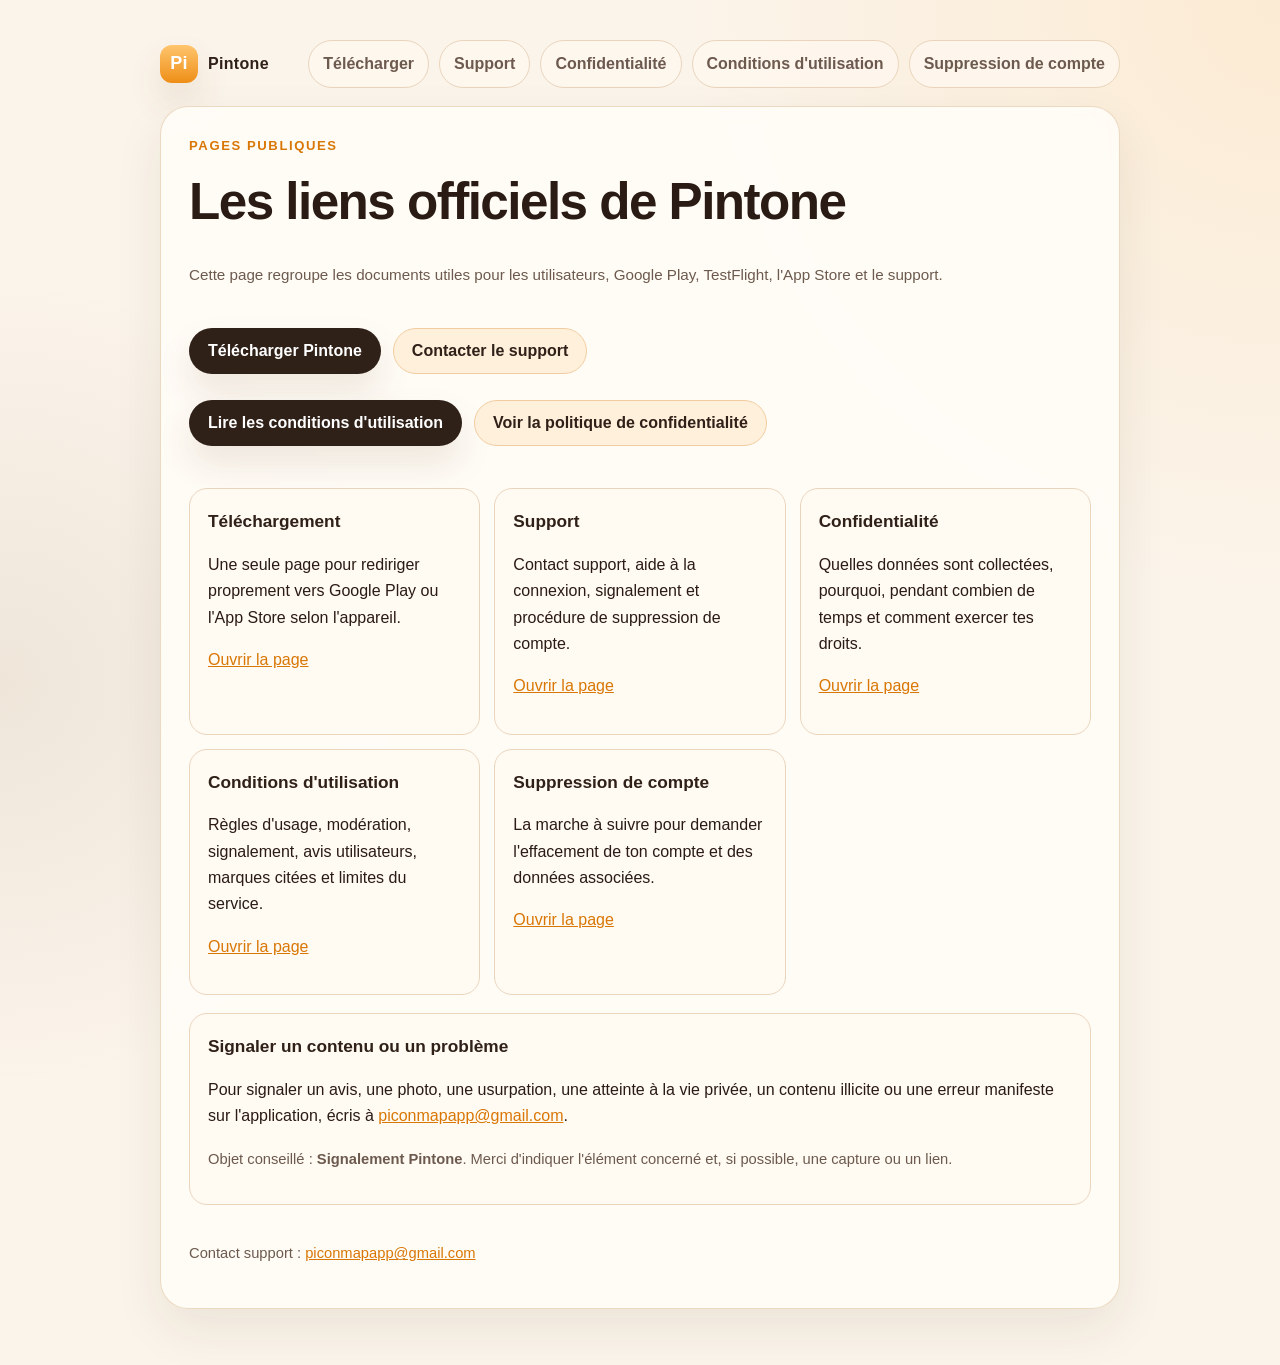
<file: index.html>
<!doctype html>
<html lang="fr">
  <head>
    <meta charset="utf-8" />
    <meta name="viewport" content="width=device-width, initial-scale=1" />
    <title>Pintone | Informations légales</title>
    <meta
      name="description"
      content="Liens officiels Pintone : politique de confidentialité, conditions d'utilisation, signalement et suppression de compte."
    />
    <link rel="stylesheet" href="./styles.css" />
    <script defer src="./legal-nav.js"></script>
  </head>
  <body>
    <main class="shell">
      <header class="topbar">
        <a class="brand" data-legal-link="home" href="./index.html">
          <span class="brand-mark">Pi</span>
          <span>Pintone</span>
        </a>
        <nav class="nav" aria-label="Navigation légale">
          <a data-legal-link="download" href="./download.html">Télécharger</a>
          <a data-legal-link="support" href="./support.html">Support</a>
          <a data-legal-link="privacy" href="./privacy.html">Confidentialité</a>
          <a data-legal-link="terms" href="./terms.html">Conditions d'utilisation</a>
          <a data-legal-link="deleteAccount" href="./delete-account.html">Suppression de compte</a>
        </nav>
      </header>

      <section class="card hero">
        <p class="eyebrow">Pages publiques</p>
        <h1>Les liens officiels de Pintone</h1>
        <p class="muted">
          Cette page regroupe les documents utiles pour les utilisateurs, Google Play, TestFlight, l'App Store et le support.
        </p>

        <div class="actions">
          <a class="button button-primary" data-legal-link="download" href="./download.html">
            Télécharger Pintone
          </a>
          <a class="button button-secondary" data-legal-link="support" href="./support.html">
            Contacter le support
          </a>
        </div>

        <div class="actions">
          <a class="button button-primary" data-legal-link="terms" href="./terms.html">
            Lire les conditions d'utilisation
          </a>
          <a class="button button-secondary" data-legal-link="privacy" href="./privacy.html">
            Voir la politique de confidentialité
          </a>
        </div>

        <div class="grid">
          <article class="panel">
            <h2>Téléchargement</h2>
            <p>Une seule page pour rediriger proprement vers Google Play ou l'App Store selon l'appareil.</p>
            <p><a data-legal-link="download" href="./download.html">Ouvrir la page</a></p>
          </article>

          <article class="panel">
            <h2>Support</h2>
            <p>Contact support, aide à la connexion, signalement et procédure de suppression de compte.</p>
            <p><a data-legal-link="support" href="./support.html">Ouvrir la page</a></p>
          </article>

          <article class="panel">
            <h2>Confidentialité</h2>
            <p>Quelles données sont collectées, pourquoi, pendant combien de temps et comment exercer tes droits.</p>
            <p><a data-legal-link="privacy" href="./privacy.html">Ouvrir la page</a></p>
          </article>

          <article class="panel">
            <h2>Conditions d'utilisation</h2>
            <p>Règles d'usage, modération, signalement, avis utilisateurs, marques citées et limites du service.</p>
            <p><a data-legal-link="terms" href="./terms.html">Ouvrir la page</a></p>
          </article>

          <article class="panel">
            <h2>Suppression de compte</h2>
            <p>La marche à suivre pour demander l'effacement de ton compte et des données associées.</p>
            <p><a data-legal-link="deleteAccount" href="./delete-account.html">Ouvrir la page</a></p>
          </article>
        </div>

        <div class="panel">
          <h2>Signaler un contenu ou un problème</h2>
          <p>
            Pour signaler un avis, une photo, une usurpation, une atteinte à la vie privée, un contenu illicite ou une erreur manifeste
            sur l'application, écris à <a href="mailto:piconmapapp@gmail.com">piconmapapp@gmail.com</a>.
          </p>
          <p class="footer">
            Objet conseillé : <strong>Signalement Pintone</strong>. Merci d'indiquer l'élément concerné et, si possible, une capture ou
            un lien.
          </p>
        </div>

        <p class="footer">
          Contact support : <a href="mailto:piconmapapp@gmail.com">piconmapapp@gmail.com</a>
        </p>
      </section>
    </main>
  </body>
</html>
</file>
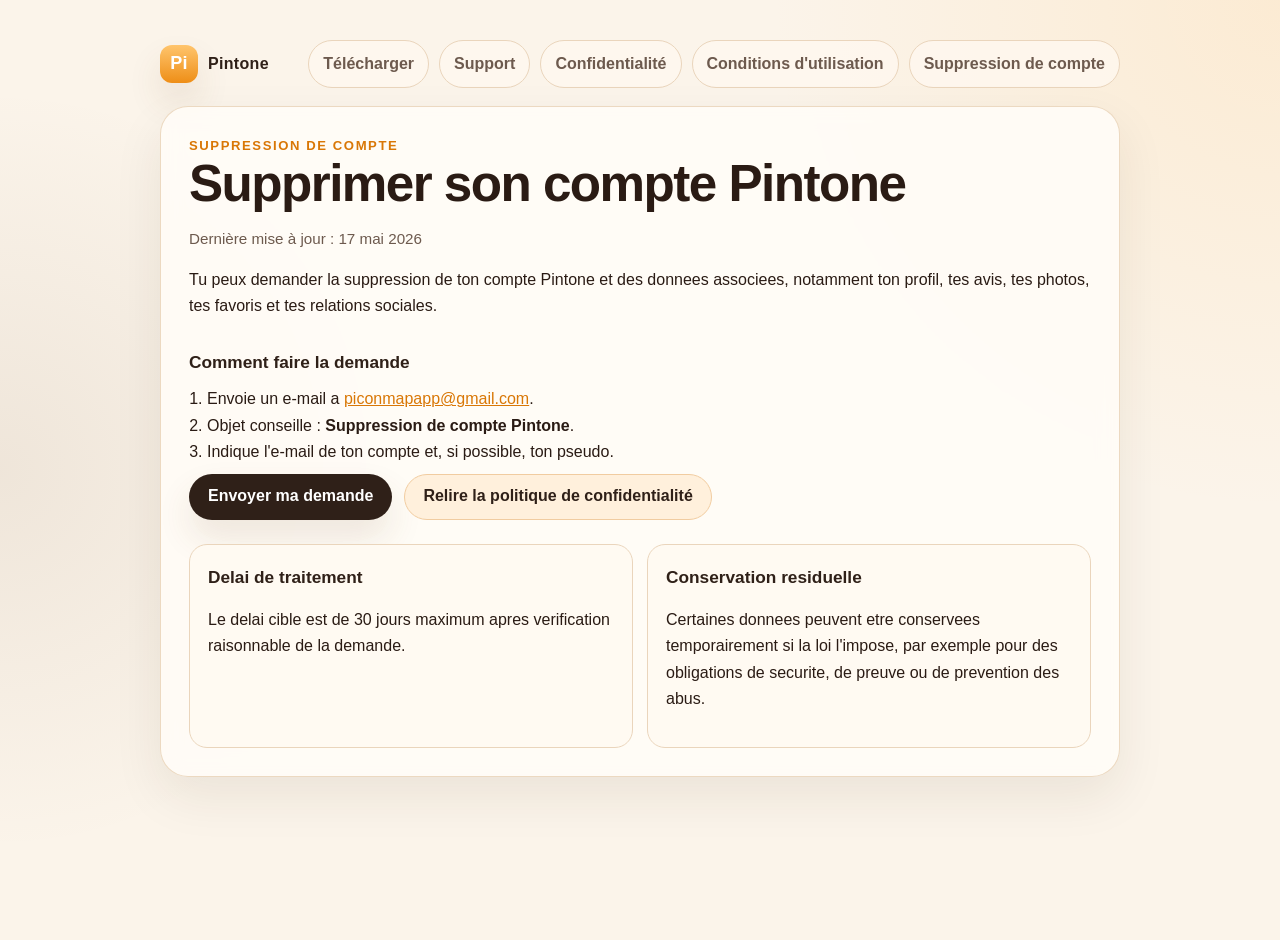
<file: delete-account.html>
<!doctype html>
<html lang="fr">
  <head>
    <meta charset="utf-8" />
    <meta name="viewport" content="width=device-width, initial-scale=1" />
    <title>Pintone | Suppression de compte</title>
    <meta
      name="description"
      content="Procédure de suppression de compte Pintone et des données associées."
    />
    <link rel="stylesheet" href="./styles.css" />
    <script defer src="./legal-nav.js"></script>
  </head>
  <body>
    <main class="shell">
      <header class="topbar">
        <a class="brand" data-legal-link="home" href="./index.html">
          <span class="brand-mark">Pi</span>
          <span>Pintone</span>
        </a>
        <nav class="nav" aria-label="Navigation légale">
          <a data-legal-link="download" href="./download.html">Télécharger</a>
          <a data-legal-link="support" href="./support.html">Support</a>
          <a data-legal-link="privacy" href="./privacy.html">Confidentialité</a>
          <a data-legal-link="terms" href="./terms.html">Conditions d'utilisation</a>
          <a data-legal-link="deleteAccount" href="./delete-account.html">Suppression de compte</a>
        </nav>
      </header>

      <section class="card">
        <p class="eyebrow">Suppression de compte</p>
        <h1>Supprimer son compte Pintone</h1>
        <p class="muted">Dernière mise à jour : 17 mai 2026</p>

        <p>
          Tu peux demander la suppression de ton compte Pintone et des donnees associees, notamment ton profil, tes
          avis, tes photos, tes favoris et tes relations sociales.
        </p>

        <h2>Comment faire la demande</h2>
        <ol class="list">
          <li>Envoie un e-mail a <a href="mailto:piconmapapp@gmail.com">piconmapapp@gmail.com</a>.</li>
          <li>Objet conseille : <strong>Suppression de compte Pintone</strong>.</li>
          <li>Indique l'e-mail de ton compte et, si possible, ton pseudo.</li>
        </ol>

        <div class="actions">
          <a
            class="button button-primary"
            href="mailto:piconmapapp@gmail.com?subject=Suppression%20de%20compte%20Pintone&body=Bonjour,%0AJe%20souhaite%20supprimer%20mon%20compte%20Pintone.%0AEmail%20du%20compte%20:%20%0APseudo%20:%20%0AMerci."
          >
            Envoyer ma demande
          </a>
          <a class="button button-secondary" data-legal-link="privacy" href="./privacy.html">
            Relire la politique de confidentialité
          </a>
        </div>

        <div class="grid">
          <article class="panel">
            <h2>Delai de traitement</h2>
            <p>Le delai cible est de 30 jours maximum apres verification raisonnable de la demande.</p>
          </article>

          <article class="panel">
            <h2>Conservation residuelle</h2>
            <p>
              Certaines donnees peuvent etre conservees temporairement si la loi l'impose, par exemple pour des
              obligations de securite, de preuve ou de prevention des abus.
            </p>
          </article>
        </div>
      </section>
    </main>
  </body>
</html>
</file>
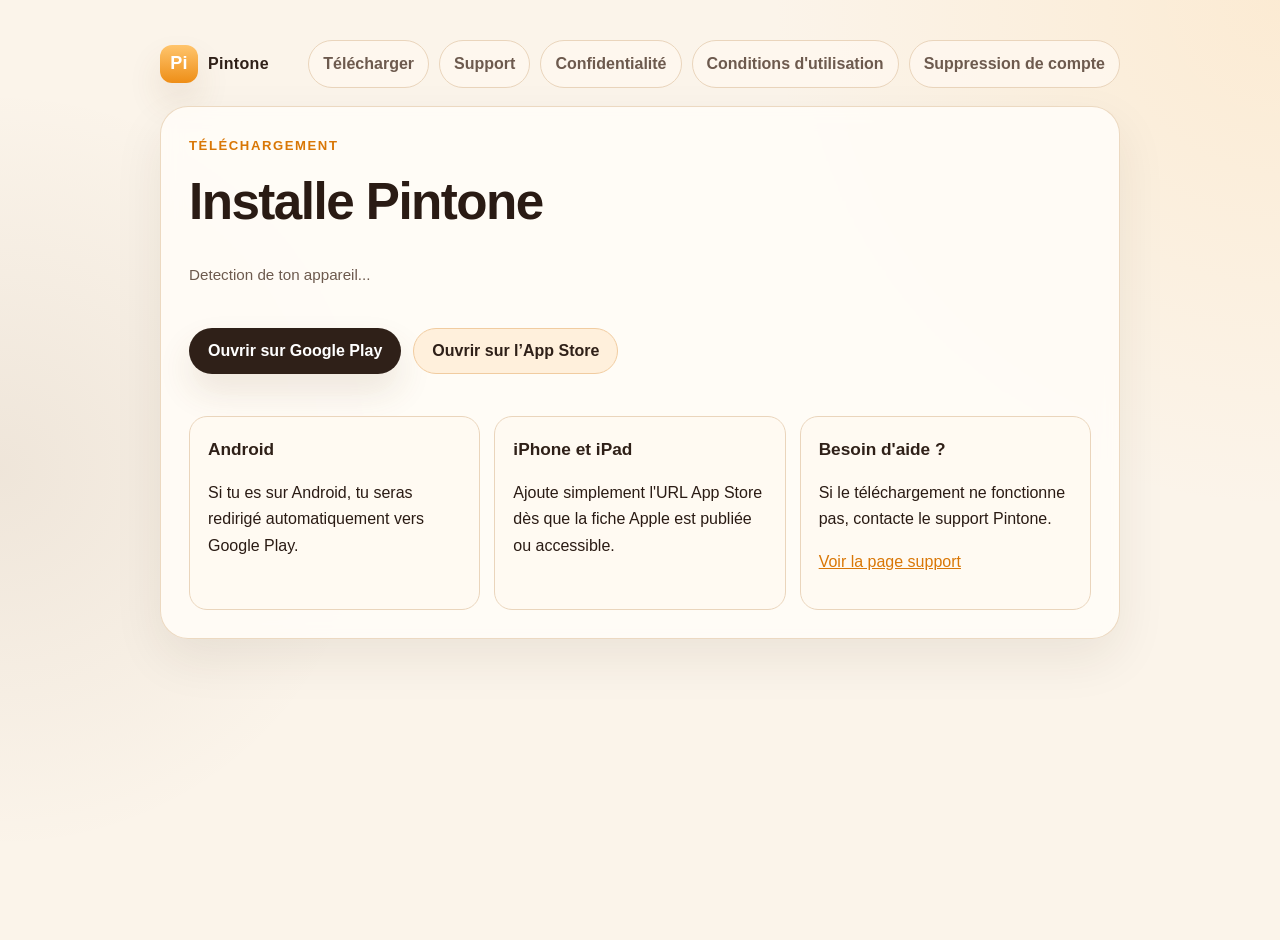
<file: download.html>
<!doctype html>
<html lang="fr">
  <head>
    <meta charset="utf-8" />
    <meta name="viewport" content="width=device-width, initial-scale=1" />
    <title>Pintone | Téléchargement</title>
    <meta
      name="description"
      content="Télécharge Pintone sur iPhone ou Android depuis une page unique."
    />
    <link rel="stylesheet" href="./styles.css" />
    <script defer src="./legal-nav.js"></script>
    <script>
      window.PINTONE_DOWNLOAD_CONFIG = {
        androidUrl: 'https://play.google.com/store/apps/details?id=com.jules.piconmap',
        iosUrl: 'https://apps.apple.com/fr/app/pintone/id6769494019',
      };
    </script>
    <script defer>
      (function () {
        const config = window.PINTONE_DOWNLOAD_CONFIG || {};
        const userAgent = navigator.userAgent || '';
        const isAndroid = /Android/i.test(userAgent);
        const isIOS = /iPhone|iPad|iPod/i.test(userAgent);

        const androidLink = document.getElementById('android-link');
        const iosLink = document.getElementById('ios-link');
        const status = document.getElementById('download-status');

        if (androidLink && config.androidUrl) {
          androidLink.href = config.androidUrl;
        }

        if (iosLink && config.iosUrl) {
          iosLink.href = config.iosUrl;
          iosLink.removeAttribute('aria-disabled');
        } else if (iosLink) {
          iosLink.href = '#ios-bientot';
          iosLink.setAttribute('aria-disabled', 'true');
        }

        if (isAndroid && config.androidUrl) {
          status.textContent = 'Android détecté. Redirection vers Google Play...';
          window.setTimeout(function () {
            window.location.href = config.androidUrl;
          }, 600);
          return;
        }

        if (isIOS && config.iosUrl) {
          status.textContent = 'iPhone ou iPad détecté. Redirection vers l’App Store...';
          window.setTimeout(function () {
            window.location.href = config.iosUrl;
          }, 600);
          return;
        }

        if (isIOS && !config.iosUrl) {
          status.textContent = 'Version iPhone en cours de publication. Le lien App Store sera ajouté ici.';
          return;
        }

        status.textContent = 'Choisis ta plateforme pour télécharger Pintone.';
      })();
    </script>
  </head>
  <body>
    <main class="shell">
      <header class="topbar">
        <a class="brand" data-legal-link="home" href="./index.html">
          <span class="brand-mark">Pi</span>
          <span>Pintone</span>
        </a>
        <nav class="nav" aria-label="Navigation légale">
          <a data-legal-link="download" href="./download.html">Télécharger</a>
          <a data-legal-link="support" href="./support.html">Support</a>
          <a data-legal-link="privacy" href="./privacy.html">Confidentialité</a>
          <a data-legal-link="terms" href="./terms.html">Conditions d'utilisation</a>
          <a data-legal-link="deleteAccount" href="./delete-account.html">Suppression de compte</a>
        </nav>
      </header>

      <section class="card hero">
        <p class="eyebrow">Téléchargement</p>
        <h1>Installe Pintone</h1>
        <p id="download-status" class="muted">Detection de ton appareil...</p>

        <div class="actions">
          <a id="android-link" class="button button-primary" href="https://play.google.com/store/apps/details?id=com.jules.piconmap">
            Ouvrir sur Google Play
          </a>
          <a id="ios-link" class="button button-secondary" href="#ios-bientot">
            Ouvrir sur l’App Store
          </a>
        </div>

        <div class="grid">
          <article class="panel">
            <h2>Android</h2>
            <p>Si tu es sur Android, tu seras redirigé automatiquement vers Google Play.</p>
          </article>

          <article class="panel" id="ios-bientot">
            <h2>iPhone et iPad</h2>
            <p>Ajoute simplement l'URL App Store dès que la fiche Apple est publiée ou accessible.</p>
          </article>

          <article class="panel">
            <h2>Besoin d'aide ?</h2>
            <p>Si le téléchargement ne fonctionne pas, contacte le support Pintone.</p>
            <p><a data-legal-link="support" href="./support.html">Voir la page support</a></p>
          </article>
        </div>

      </section>
    </main>
  </body>
</html>
</file>
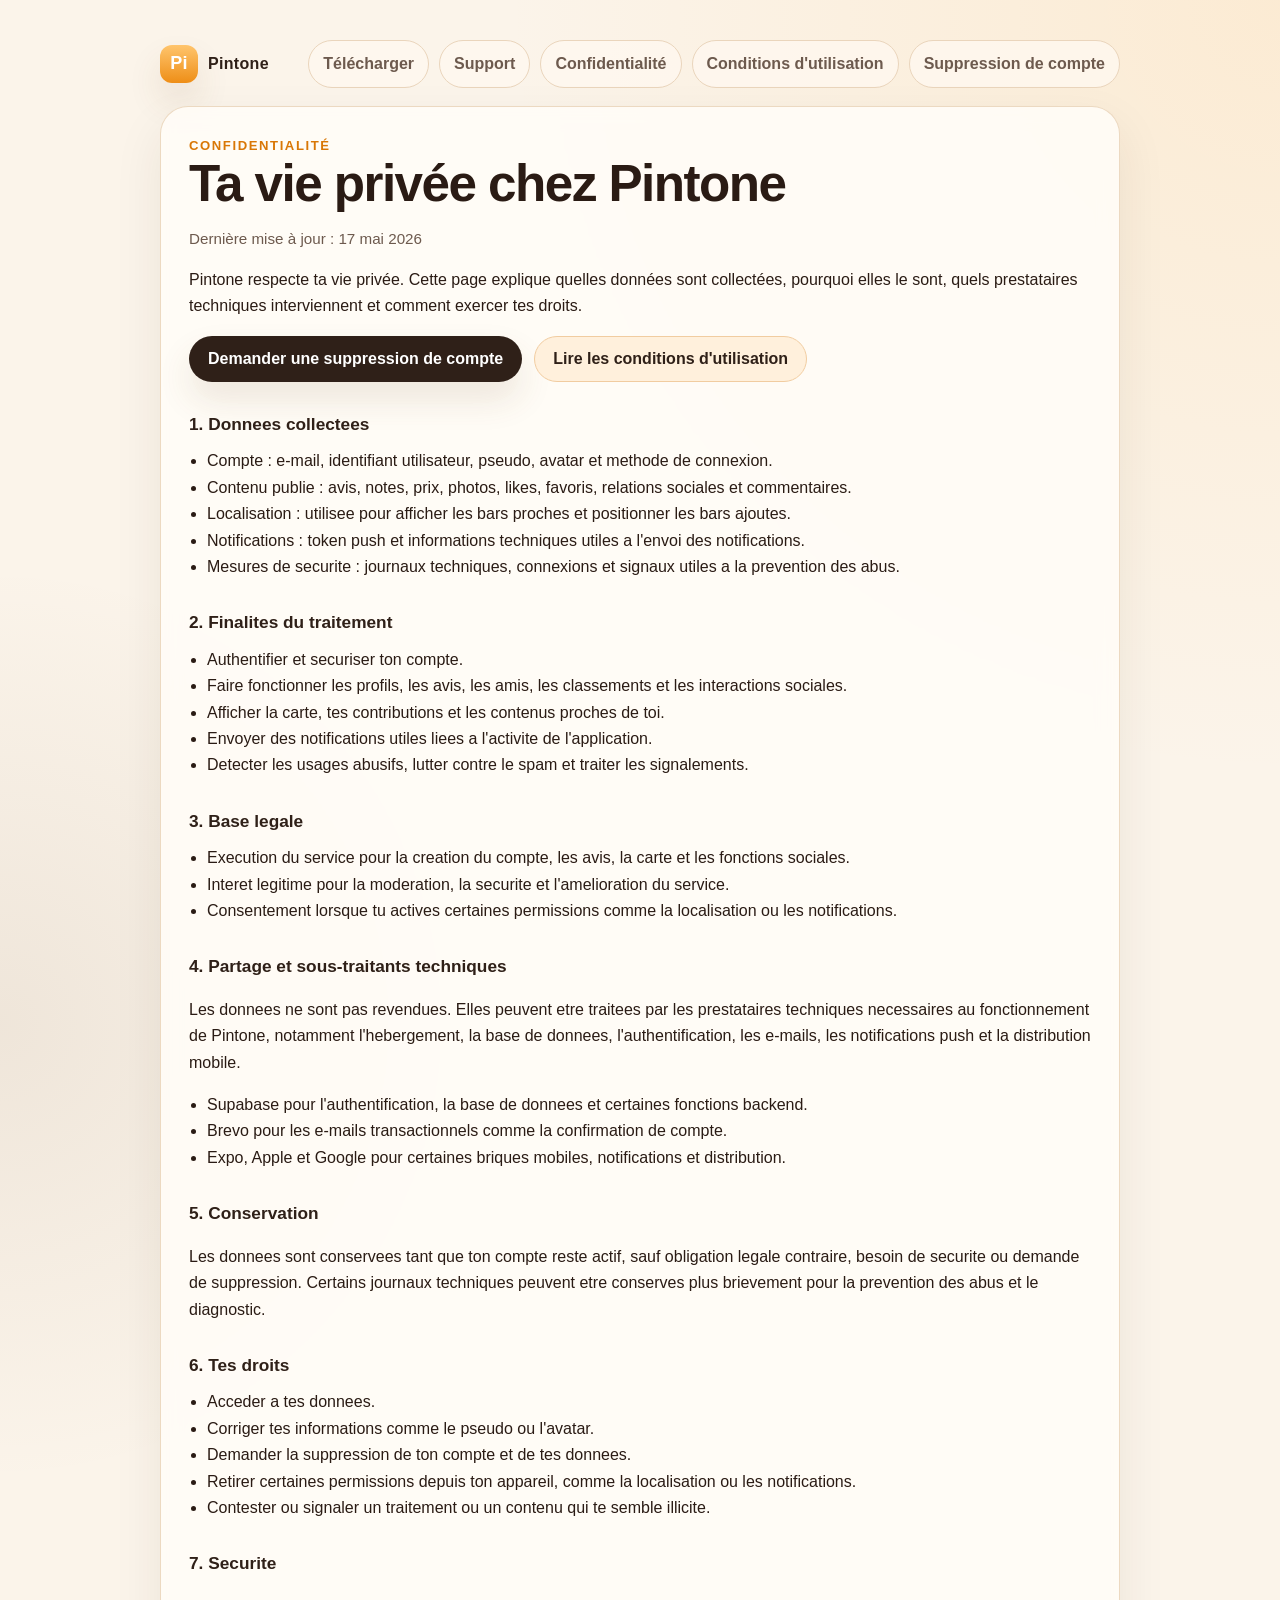
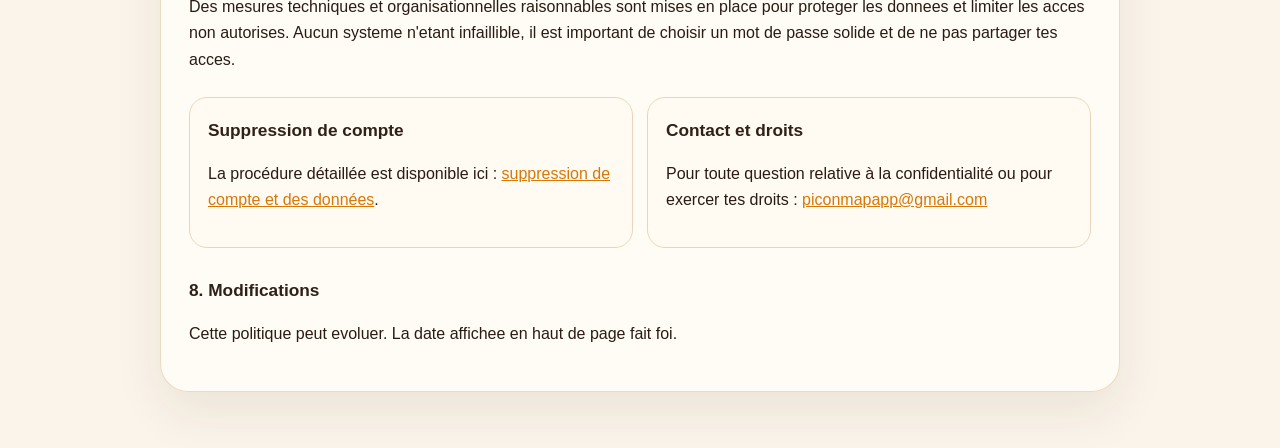
<file: privacy.html>
<!doctype html>
<html lang="fr">
  <head>
    <meta charset="utf-8" />
    <meta name="viewport" content="width=device-width, initial-scale=1" />
    <title>Pintone | Politique de confidentialité</title>
    <meta
      name="description"
      content="Politique de confidentialité de Pintone : données collectées, finalités, sous-traitants, conservation, droits et contact."
    />
    <link rel="stylesheet" href="./styles.css" />
    <script defer src="./legal-nav.js"></script>
  </head>
  <body>
    <main class="shell">
      <header class="topbar">
        <a class="brand" data-legal-link="home" href="./index.html">
          <span class="brand-mark">Pi</span>
          <span>Pintone</span>
        </a>
        <nav class="nav" aria-label="Navigation légale">
          <a data-legal-link="download" href="./download.html">Télécharger</a>
          <a data-legal-link="support" href="./support.html">Support</a>
          <a data-legal-link="privacy" href="./privacy.html">Confidentialité</a>
          <a data-legal-link="terms" href="./terms.html">Conditions d'utilisation</a>
          <a data-legal-link="deleteAccount" href="./delete-account.html">Suppression de compte</a>
        </nav>
      </header>

      <section class="card">
        <p class="eyebrow">Confidentialité</p>
        <h1>Ta vie privée chez Pintone</h1>
        <p class="muted">Dernière mise à jour : 17 mai 2026</p>

        <p>
          Pintone respecte ta vie privée. Cette page explique quelles données sont collectées, pourquoi elles le sont,
          quels prestataires techniques interviennent et comment exercer tes droits.
        </p>

        <div class="actions">
          <a class="button button-primary" data-legal-link="deleteAccount" href="./delete-account.html">
            Demander une suppression de compte
          </a>
          <a class="button button-secondary" data-legal-link="terms" href="./terms.html">
            Lire les conditions d'utilisation
          </a>
        </div>

        <h2>1. Donnees collectees</h2>
        <ul class="list">
          <li>Compte : e-mail, identifiant utilisateur, pseudo, avatar et methode de connexion.</li>
          <li>Contenu publie : avis, notes, prix, photos, likes, favoris, relations sociales et commentaires.</li>
          <li>Localisation : utilisee pour afficher les bars proches et positionner les bars ajoutes.</li>
          <li>Notifications : token push et informations techniques utiles a l'envoi des notifications.</li>
          <li>Mesures de securite : journaux techniques, connexions et signaux utiles a la prevention des abus.</li>
        </ul>

        <h2>2. Finalites du traitement</h2>
        <ul class="list">
          <li>Authentifier et securiser ton compte.</li>
          <li>Faire fonctionner les profils, les avis, les amis, les classements et les interactions sociales.</li>
          <li>Afficher la carte, tes contributions et les contenus proches de toi.</li>
          <li>Envoyer des notifications utiles liees a l'activite de l'application.</li>
          <li>Detecter les usages abusifs, lutter contre le spam et traiter les signalements.</li>
        </ul>

        <h2>3. Base legale</h2>
        <ul class="list">
          <li>Execution du service pour la creation du compte, les avis, la carte et les fonctions sociales.</li>
          <li>Interet legitime pour la moderation, la securite et l'amelioration du service.</li>
          <li>Consentement lorsque tu actives certaines permissions comme la localisation ou les notifications.</li>
        </ul>

        <h2>4. Partage et sous-traitants techniques</h2>
        <p>
          Les donnees ne sont pas revendues. Elles peuvent etre traitees par les prestataires techniques necessaires au
          fonctionnement de Pintone, notamment l'hebergement, la base de donnees, l'authentification, les e-mails,
          les notifications push et la distribution mobile.
        </p>
        <ul class="list">
          <li>Supabase pour l'authentification, la base de donnees et certaines fonctions backend.</li>
          <li>Brevo pour les e-mails transactionnels comme la confirmation de compte.</li>
          <li>Expo, Apple et Google pour certaines briques mobiles, notifications et distribution.</li>
        </ul>

        <h2>5. Conservation</h2>
        <p>
          Les donnees sont conservees tant que ton compte reste actif, sauf obligation legale contraire, besoin de
          securite ou demande de suppression. Certains journaux techniques peuvent etre conserves plus brievement pour
          la prevention des abus et le diagnostic.
        </p>

        <h2>6. Tes droits</h2>
        <ul class="list">
          <li>Acceder a tes donnees.</li>
          <li>Corriger tes informations comme le pseudo ou l'avatar.</li>
          <li>Demander la suppression de ton compte et de tes donnees.</li>
          <li>Retirer certaines permissions depuis ton appareil, comme la localisation ou les notifications.</li>
          <li>Contester ou signaler un traitement ou un contenu qui te semble illicite.</li>
        </ul>

        <h2>7. Securite</h2>
        <p>
          Des mesures techniques et organisationnelles raisonnables sont mises en place pour proteger les donnees et
          limiter les acces non autorises. Aucun systeme n'etant infaillible, il est important de choisir un mot de
          passe solide et de ne pas partager tes acces.
        </p>

        <div class="grid">
          <article class="panel">
            <h2>Suppression de compte</h2>
            <p>
              La procédure détaillée est disponible ici :
              <a data-legal-link="deleteAccount" href="./delete-account.html">suppression de compte et des données</a>.
            </p>
          </article>

          <article class="panel">
            <h2>Contact et droits</h2>
            <p>
              Pour toute question relative à la confidentialité ou pour exercer tes droits :
              <a href="mailto:piconmapapp@gmail.com">piconmapapp@gmail.com</a>
            </p>
          </article>
        </div>

        <h2>8. Modifications</h2>
        <p>Cette politique peut evoluer. La date affichee en haut de page fait foi.</p>
      </section>
    </main>
  </body>
</html>
</file>
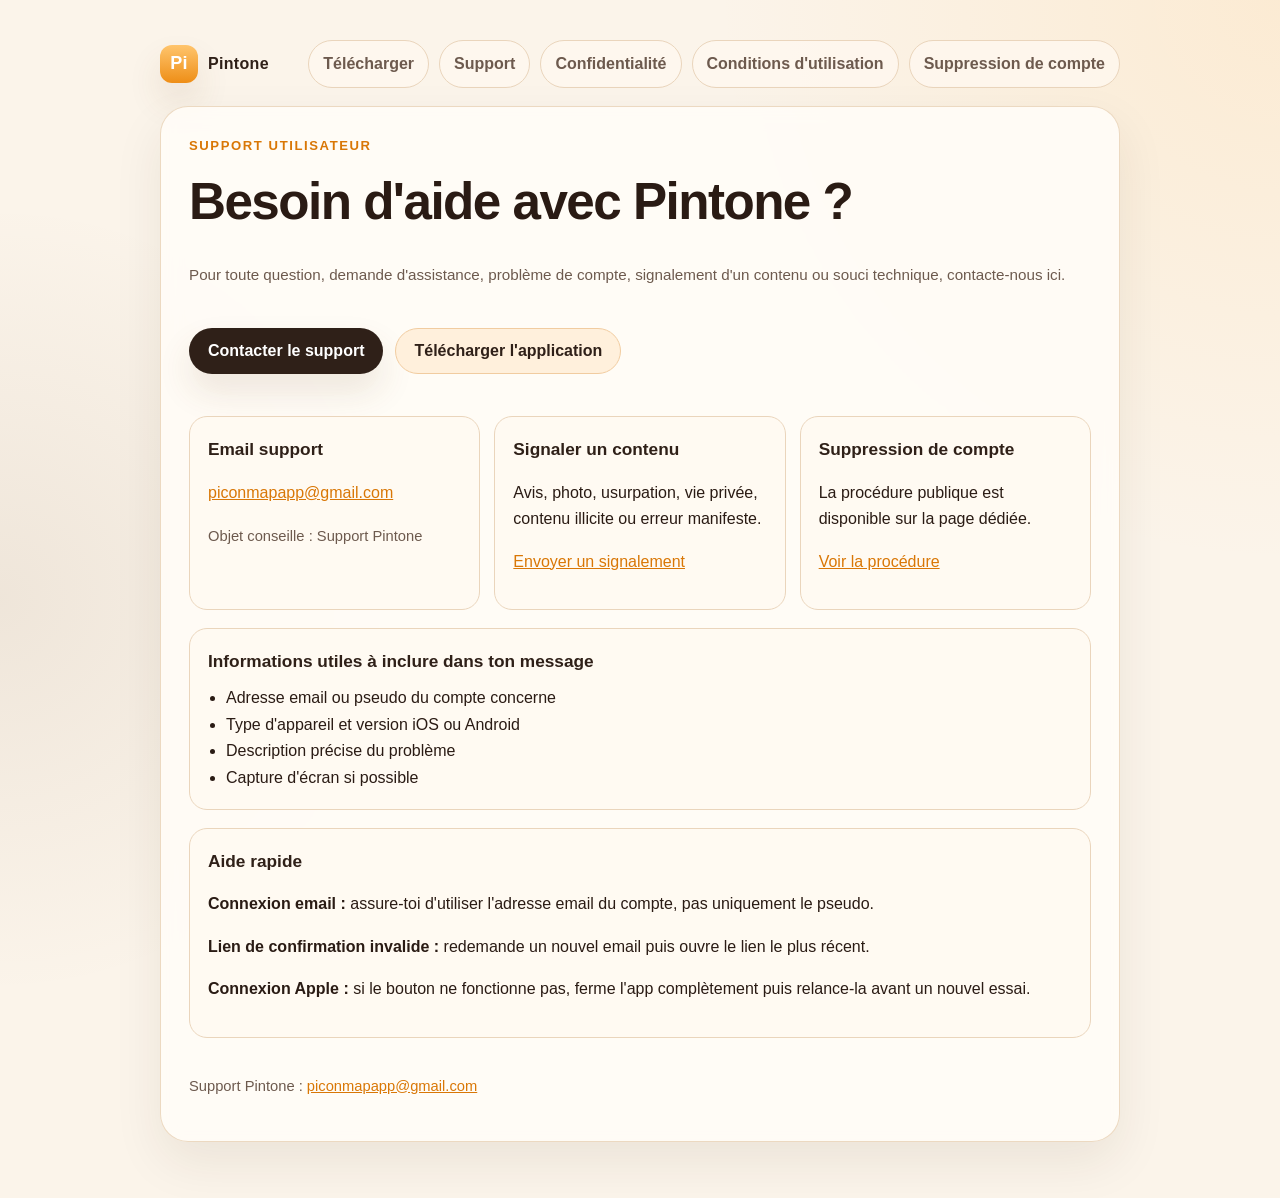
<file: support.html>
<!doctype html>
<html lang="fr">
  <head>
    <meta charset="utf-8" />
    <meta name="viewport" content="width=device-width, initial-scale=1" />
    <title>Pintone | Support</title>
    <meta
      name="description"
      content="Support Pintone : contact, aide à la connexion, signalement d'un contenu et suppression de compte."
    />
    <link rel="stylesheet" href="./styles.css" />
    <script defer src="./legal-nav.js"></script>
  </head>
  <body>
    <main class="shell">
      <header class="topbar">
        <a class="brand" data-legal-link="home" href="./index.html">
          <span class="brand-mark">Pi</span>
          <span>Pintone</span>
        </a>
        <nav class="nav" aria-label="Navigation légale">
          <a data-legal-link="download" href="./download.html">Télécharger</a>
          <a data-legal-link="support" href="./support.html">Support</a>
          <a data-legal-link="privacy" href="./privacy.html">Confidentialité</a>
          <a data-legal-link="terms" href="./terms.html">Conditions d'utilisation</a>
          <a data-legal-link="deleteAccount" href="./delete-account.html">Suppression de compte</a>
        </nav>
      </header>

      <section class="card hero">
        <p class="eyebrow">Support utilisateur</p>
        <h1>Besoin d'aide avec Pintone ?</h1>
        <p class="muted">
          Pour toute question, demande d'assistance, problème de compte, signalement d'un contenu ou souci technique, contacte-nous ici.
        </p>

        <div class="actions">
          <a class="button button-primary" href="mailto:piconmapapp@gmail.com?subject=Support%20Pintone">
            Contacter le support
          </a>
          <a class="button button-secondary" data-legal-link="download" href="./download.html">
            Télécharger l'application
          </a>
        </div>

        <div class="grid">
          <article class="panel">
            <h2>Email support</h2>
            <p><a href="mailto:piconmapapp@gmail.com">piconmapapp@gmail.com</a></p>
            <p class="footer">Objet conseille : Support Pintone</p>
          </article>

          <article class="panel">
            <h2>Signaler un contenu</h2>
            <p>Avis, photo, usurpation, vie privée, contenu illicite ou erreur manifeste.</p>
            <p><a href="mailto:piconmapapp@gmail.com?subject=Signalement%20Pintone">Envoyer un signalement</a></p>
          </article>

          <article class="panel">
            <h2>Suppression de compte</h2>
            <p>La procédure publique est disponible sur la page dédiée.</p>
            <p><a data-legal-link="deleteAccount" href="./delete-account.html">Voir la procédure</a></p>
          </article>
        </div>

        <div class="panel">
          <h2>Informations utiles à inclure dans ton message</h2>
          <ul class="list">
            <li>Adresse email ou pseudo du compte concerne</li>
            <li>Type d'appareil et version iOS ou Android</li>
            <li>Description précise du problème</li>
            <li>Capture d'écran si possible</li>
          </ul>
        </div>

        <div class="panel">
          <h2>Aide rapide</h2>
          <p><strong>Connexion email :</strong> assure-toi d'utiliser l'adresse email du compte, pas uniquement le pseudo.</p>
          <p><strong>Lien de confirmation invalide :</strong> redemande un nouvel email puis ouvre le lien le plus récent.</p>
          <p><strong>Connexion Apple :</strong> si le bouton ne fonctionne pas, ferme l'app complètement puis relance-la avant un nouvel essai.</p>
        </div>

        <p class="footer">
          Support Pintone : <a href="mailto:piconmapapp@gmail.com">piconmapapp@gmail.com</a>
        </p>
      </section>
    </main>
  </body>
</html>
</file>
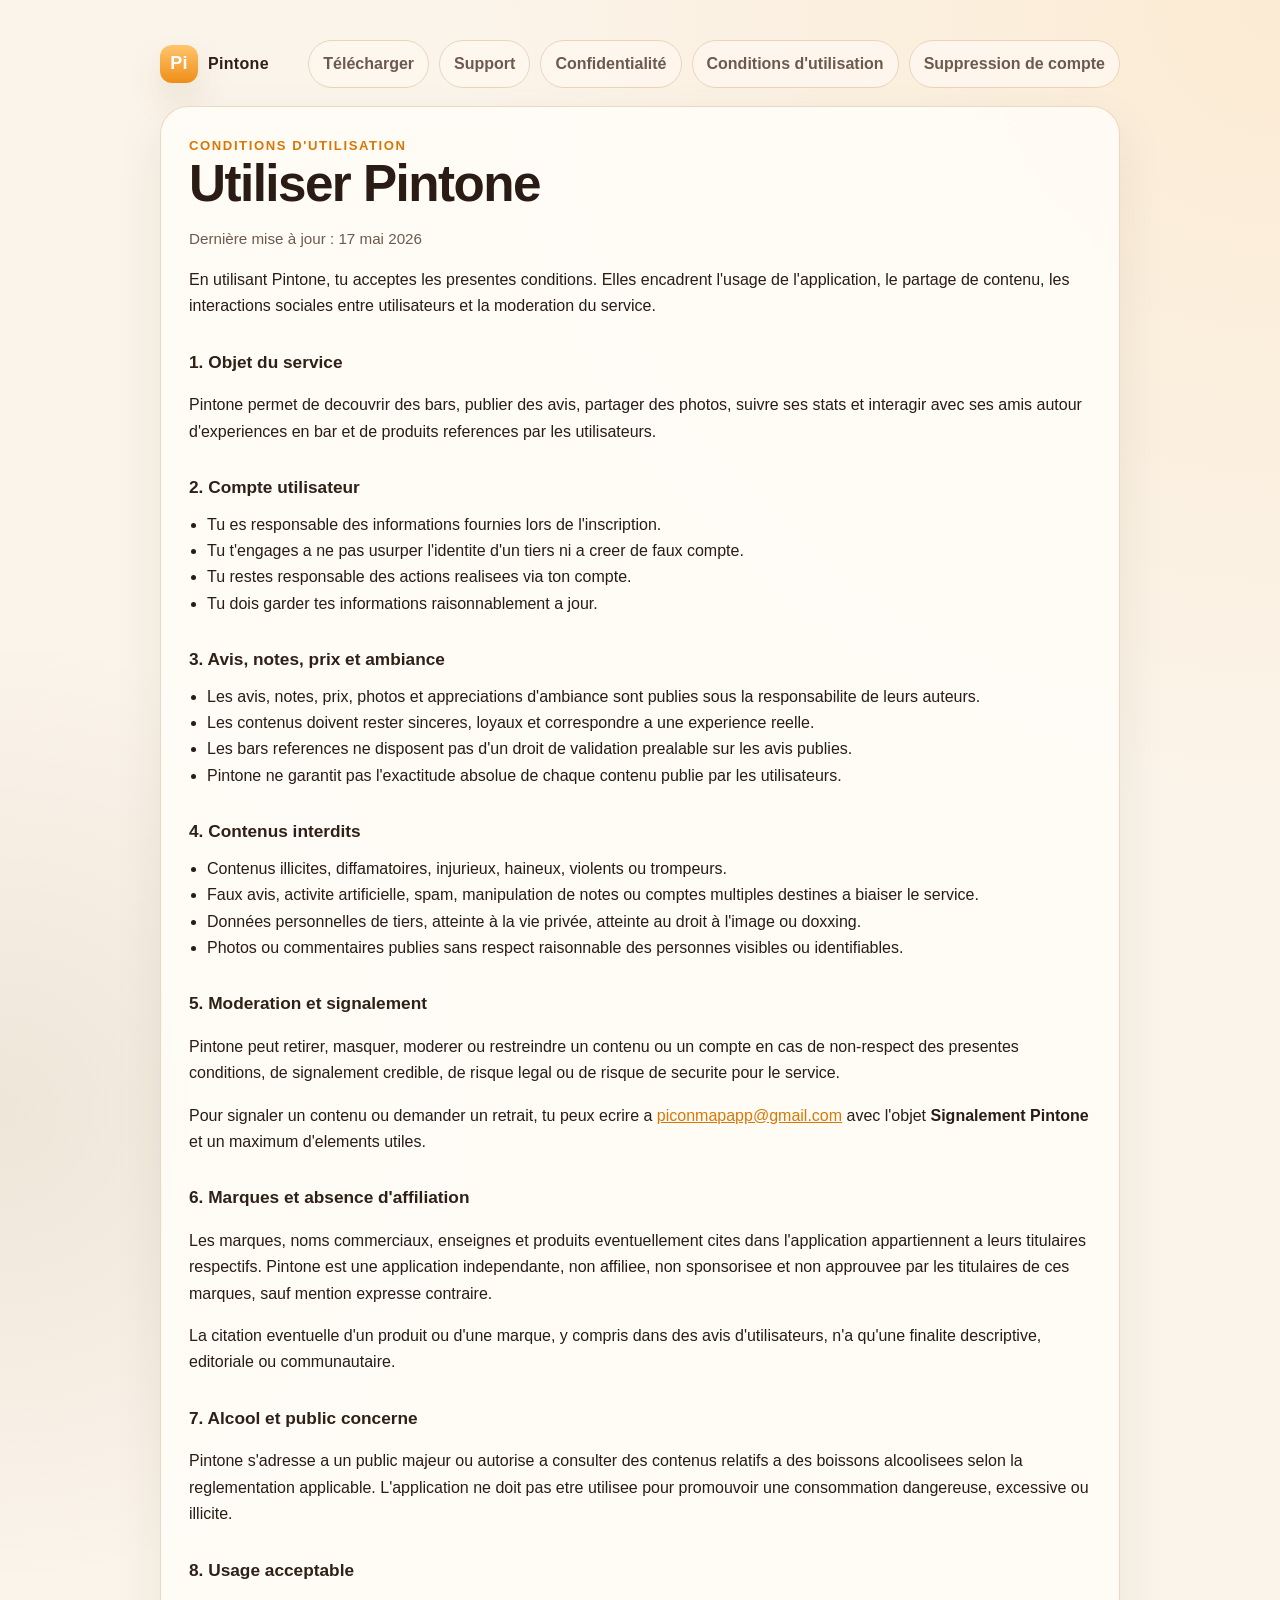
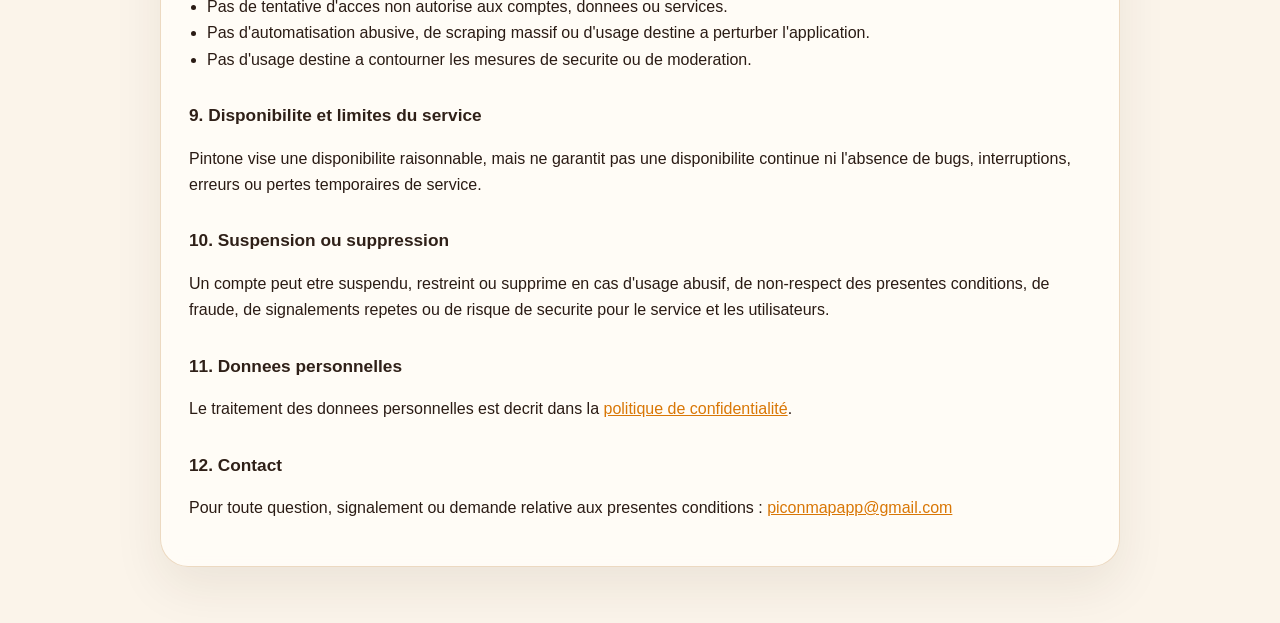
<file: terms.html>
<!doctype html>
<html lang="fr">
  <head>
    <meta charset="utf-8" />
    <meta name="viewport" content="width=device-width, initial-scale=1" />
    <title>Pintone | Conditions d'utilisation</title>
    <meta
      name="description"
      content="Conditions d'utilisation de Pintone : règles d'usage, modération, signalement, marques citées et limites du service."
    />
    <link rel="stylesheet" href="./styles.css" />
    <script defer src="./legal-nav.js"></script>
  </head>
  <body>
    <main class="shell">
      <header class="topbar">
        <a class="brand" data-legal-link="home" href="./index.html">
          <span class="brand-mark">Pi</span>
          <span>Pintone</span>
        </a>
        <nav class="nav" aria-label="Navigation légale">
          <a data-legal-link="download" href="./download.html">Télécharger</a>
          <a data-legal-link="support" href="./support.html">Support</a>
          <a data-legal-link="privacy" href="./privacy.html">Confidentialité</a>
          <a data-legal-link="terms" href="./terms.html">Conditions d'utilisation</a>
          <a data-legal-link="deleteAccount" href="./delete-account.html">Suppression de compte</a>
        </nav>
      </header>

      <section class="card">
        <p class="eyebrow">Conditions d'utilisation</p>
        <h1>Utiliser Pintone</h1>
        <p class="muted">Dernière mise à jour : 17 mai 2026</p>

        <p>
          En utilisant Pintone, tu acceptes les presentes conditions. Elles encadrent l'usage de l'application, le
          partage de contenu, les interactions sociales entre utilisateurs et la moderation du service.
        </p>

        <h2>1. Objet du service</h2>
        <p>
          Pintone permet de decouvrir des bars, publier des avis, partager des photos, suivre ses stats et interagir
          avec ses amis autour d'experiences en bar et de produits references par les utilisateurs.
        </p>

        <h2>2. Compte utilisateur</h2>
        <ul class="list">
          <li>Tu es responsable des informations fournies lors de l'inscription.</li>
          <li>Tu t'engages a ne pas usurper l'identite d'un tiers ni a creer de faux compte.</li>
          <li>Tu restes responsable des actions realisees via ton compte.</li>
          <li>Tu dois garder tes informations raisonnablement a jour.</li>
        </ul>

        <h2>3. Avis, notes, prix et ambiance</h2>
        <ul class="list">
          <li>Les avis, notes, prix, photos et appreciations d'ambiance sont publies sous la responsabilite de leurs auteurs.</li>
          <li>Les contenus doivent rester sinceres, loyaux et correspondre a une experience reelle.</li>
          <li>Les bars references ne disposent pas d'un droit de validation prealable sur les avis publies.</li>
          <li>Pintone ne garantit pas l'exactitude absolue de chaque contenu publie par les utilisateurs.</li>
        </ul>

        <h2>4. Contenus interdits</h2>
        <ul class="list">
          <li>Contenus illicites, diffamatoires, injurieux, haineux, violents ou trompeurs.</li>
          <li>Faux avis, activite artificielle, spam, manipulation de notes ou comptes multiples destines a biaiser le service.</li>
          <li>Données personnelles de tiers, atteinte à la vie privée, atteinte au droit à l'image ou doxxing.</li>
          <li>Photos ou commentaires publies sans respect raisonnable des personnes visibles ou identifiables.</li>
        </ul>

        <h2>5. Moderation et signalement</h2>
        <p>
          Pintone peut retirer, masquer, moderer ou restreindre un contenu ou un compte en cas de non-respect des
          presentes conditions, de signalement credible, de risque legal ou de risque de securite pour le service.
        </p>
        <p>
          Pour signaler un contenu ou demander un retrait, tu peux ecrire a
          <a href="mailto:piconmapapp@gmail.com">piconmapapp@gmail.com</a> avec l'objet
          <strong>Signalement Pintone</strong> et un maximum d'elements utiles.
        </p>

        <h2>6. Marques et absence d'affiliation</h2>
        <p>
          Les marques, noms commerciaux, enseignes et produits eventuellement cites dans l'application appartiennent a
          leurs titulaires respectifs. Pintone est une application independante, non affiliee, non sponsorisee et non
          approuvee par les titulaires de ces marques, sauf mention expresse contraire.
        </p>
        <p>
          La citation eventuelle d'un produit ou d'une marque, y compris dans des avis d'utilisateurs, n'a qu'une
          finalite descriptive, editoriale ou communautaire.
        </p>

        <h2>7. Alcool et public concerne</h2>
        <p>
          Pintone s'adresse a un public majeur ou autorise a consulter des contenus relatifs a des boissons alcoolisees
          selon la reglementation applicable. L'application ne doit pas etre utilisee pour promouvoir une consommation
          dangereuse, excessive ou illicite.
        </p>

        <h2>8. Usage acceptable</h2>
        <ul class="list">
          <li>Pas de tentative d'acces non autorise aux comptes, donnees ou services.</li>
          <li>Pas d'automatisation abusive, de scraping massif ou d'usage destine a perturber l'application.</li>
          <li>Pas d'usage destine a contourner les mesures de securite ou de moderation.</li>
        </ul>

        <h2>9. Disponibilite et limites du service</h2>
        <p>
          Pintone vise une disponibilite raisonnable, mais ne garantit pas une disponibilite continue ni l'absence de
          bugs, interruptions, erreurs ou pertes temporaires de service.
        </p>

        <h2>10. Suspension ou suppression</h2>
        <p>
          Un compte peut etre suspendu, restreint ou supprime en cas d'usage abusif, de non-respect des presentes
          conditions, de fraude, de signalements repetes ou de risque de securite pour le service et les utilisateurs.
        </p>

        <h2>11. Donnees personnelles</h2>
        <p>
          Le traitement des donnees personnelles est decrit dans la
          <a data-legal-link="privacy" href="./privacy.html">politique de confidentialité</a>.
        </p>

        <h2>12. Contact</h2>
        <p>
          Pour toute question, signalement ou demande relative aux presentes conditions :
          <a href="mailto:piconmapapp@gmail.com">piconmapapp@gmail.com</a>
        </p>
      </section>
    </main>
  </body>
</html>
</file>
<file: styles.css>
:root {
  --bg: #fbf4ea;
  --surface: rgba(255, 252, 247, 0.92);
  --surface-strong: #fffaf2;
  --text: #2a1b14;
  --muted: #6d5a4e;
  --border: #ead5bc;
  --accent: #d97706;
  --accent-soft: #fff0dc;
  --accent-strong: #2f2018;
  --shadow-soft: 0 20px 50px rgba(54, 33, 19, 0.08);
  --shadow-focus: 0 18px 34px rgba(114, 73, 34, 0.12);
  --radius-xl: 28px;
  --radius-lg: 18px;
  --radius-md: 14px;
}

* {
  box-sizing: border-box;
}

html {
  scroll-behavior: smooth;
}

body {
  margin: 0;
  min-height: 100vh;
  font-family: -apple-system, BlinkMacSystemFont, "Segoe UI", Roboto, sans-serif;
  color: var(--text);
  line-height: 1.65;
  background:
    radial-gradient(circle at top right, rgba(255, 187, 92, 0.16), transparent 32%),
    radial-gradient(circle at left center, rgba(96, 58, 24, 0.08), transparent 28%),
    var(--bg);
}

a {
  color: var(--accent);
}

.shell {
  width: min(960px, calc(100% - 32px));
  margin: 40px auto 56px;
}

.topbar {
  display: flex;
  flex-wrap: wrap;
  align-items: center;
  justify-content: space-between;
  gap: 12px;
  margin-bottom: 18px;
}

.brand {
  display: inline-flex;
  align-items: center;
  gap: 10px;
  color: var(--accent-strong);
  text-decoration: none;
  font-weight: 800;
  letter-spacing: 0.02em;
}

.brand-mark {
  width: 38px;
  height: 38px;
  display: inline-flex;
  align-items: center;
  justify-content: center;
  border-radius: 12px;
  background: linear-gradient(180deg, #ffc56d 0%, #ee8e17 100%);
  color: white;
  box-shadow: var(--shadow-focus);
  font-size: 18px;
}

.nav {
  display: flex;
  flex-wrap: wrap;
  gap: 10px;
}

.nav a {
  text-decoration: none;
  color: var(--muted);
  background: rgba(255, 248, 239, 0.82);
  border: 1px solid var(--border);
  border-radius: 999px;
  padding: 10px 14px;
  font-weight: 700;
  transition: transform 160ms ease, border-color 160ms ease, color 160ms ease;
}

.nav a:hover,
.nav a:focus-visible {
  color: var(--accent-strong);
  border-color: #ddb78a;
  transform: translateY(-1px);
}

.card {
  background: var(--surface);
  backdrop-filter: blur(10px);
  border: 1px solid rgba(234, 213, 188, 0.9);
  border-radius: var(--radius-xl);
  box-shadow: var(--shadow-soft);
  padding: 28px;
}

.hero {
  display: grid;
  gap: 18px;
}

.eyebrow {
  margin: 0;
  color: var(--accent);
  font-size: 0.82rem;
  font-weight: 900;
  letter-spacing: 0.12em;
  text-transform: uppercase;
}

h1 {
  margin: 0;
  font-size: clamp(2rem, 4vw, 3.2rem);
  line-height: 1.05;
  letter-spacing: -0.03em;
}

h2 {
  margin-top: 28px;
  margin-bottom: 10px;
  font-size: 1.08rem;
  color: var(--accent-strong);
}

p,
li,
ol {
  color: var(--text);
}

.muted {
  color: var(--muted);
  font-size: 0.95rem;
}

.actions {
  display: flex;
  flex-wrap: wrap;
  gap: 12px;
  margin-top: 8px;
}

.button {
  display: inline-flex;
  align-items: center;
  justify-content: center;
  gap: 8px;
  min-height: 46px;
  padding: 0 18px;
  border-radius: 999px;
  text-decoration: none;
  font-weight: 800;
  border: 1px solid transparent;
  transition: transform 160ms ease, box-shadow 160ms ease, background 160ms ease;
}

.button-primary {
  background: var(--accent-strong);
  color: #fff;
  box-shadow: var(--shadow-focus);
}

.button-secondary {
  background: var(--accent-soft);
  color: var(--accent-strong);
  border-color: #f1cca0;
}

.button:hover,
.button:focus-visible {
  transform: translateY(-1px);
}

.grid {
  margin-top: 24px;
  display: grid;
  grid-template-columns: repeat(auto-fit, minmax(220px, 1fr));
  gap: 14px;
}

.panel {
  background: var(--surface-strong);
  border: 1px solid var(--border);
  border-radius: var(--radius-lg);
  padding: 18px;
}

.panel h2,
.panel h3 {
  margin-top: 0;
}

.list {
  padding-left: 18px;
  margin: 0;
}

.footer {
  margin-top: 18px;
  color: var(--muted);
  font-size: 0.92rem;
}

@media (max-width: 640px) {
  .shell {
    width: min(100% - 24px, 960px);
    margin-top: 20px;
    margin-bottom: 28px;
  }

  .card {
    padding: 22px;
    border-radius: 22px;
  }
}
</file>
